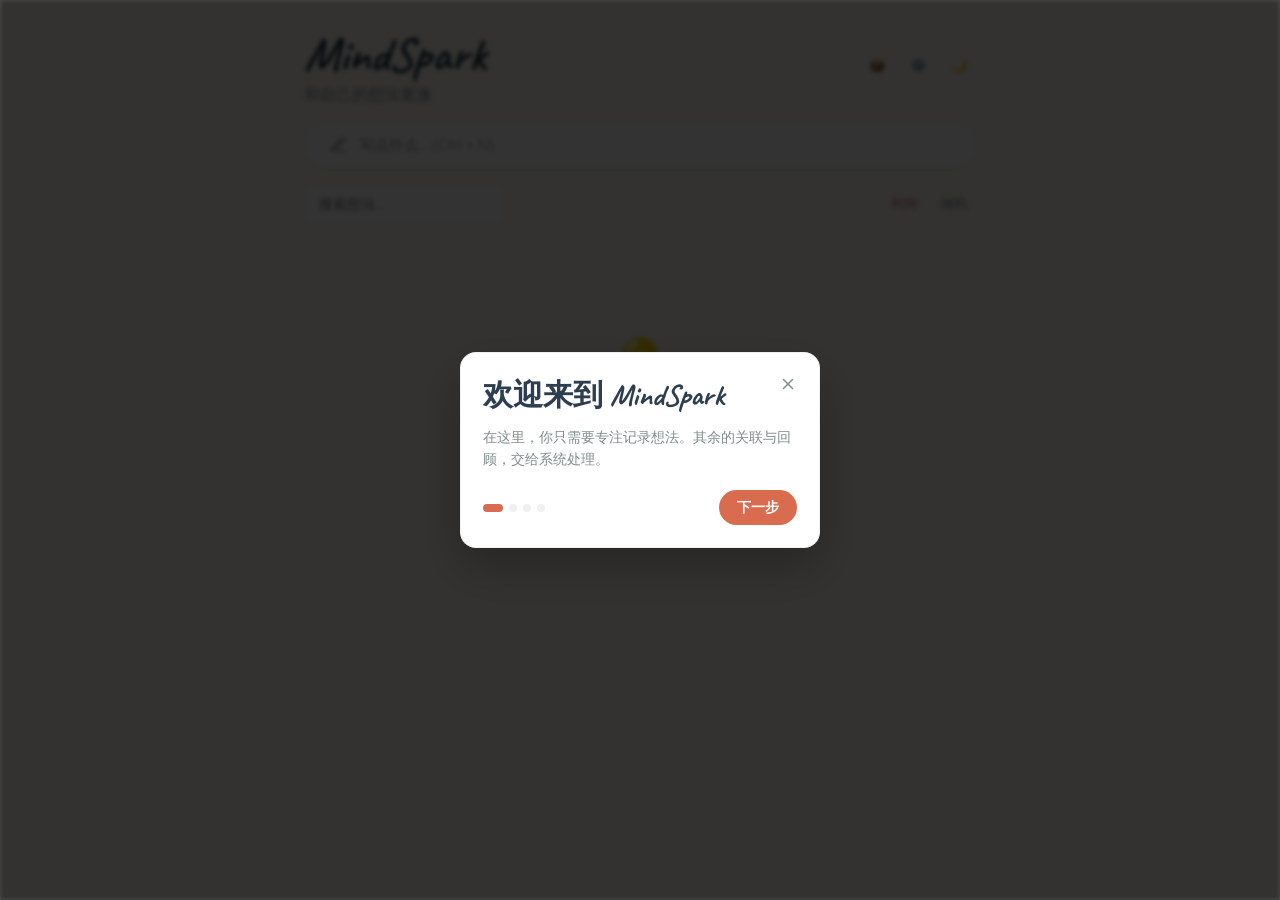
<file: index.html>
<!DOCTYPE html>
<html lang="zh-CN">

<head>
    <meta charset="UTF-8">
    <meta name="viewport" content="width=device-width, initial-scale=1.0">
    <title>MindSpark Lite</title>
    <meta name="description" content="MindSpark - 和自己的想法重逢。一个简洁的 AI 辅助想法管理工具。">
    <link rel="preconnect" href="https://fonts.googleapis.com">
    <link rel="preconnect" href="https://fonts.gstatic.com" crossorigin>
    <link
        href="https://fonts.googleapis.com/css2?family=Caveat:wght@400;700&family=Quicksand:wght@400;500;600&display=swap"
        rel="stylesheet">
    <link rel="stylesheet" href="mindspark_lite.css">
</head>

<body>
    <div class="container">
        <!-- Sticky Header -->
        <div class="sticky-header">
            <header>
                <div style="display:flex; align-items:center; gap:12px;">
                    <div>
                        <h1>MindSpark</h1>
                        <div class="subtitle">和自己的想法重逢</div>
                    </div>
                </div>
                <div style="display:flex; gap:8px;">
                    <button onclick="toggleArchiveView()" id="archiveToggleBtn" title="归档">📦</button>
                    <button onclick="openSettings()" id="settingsBtn" title="设置">⚙️</button>
                    <button onclick="toggleTheme()" id="themeBtn" title="切换主题">🌙</button>
                </div>
            </header>

            <!-- Trigger Bar -->
            <div class="input-trigger" onclick="openNoteModal()" id="note-input-area">
                <svg width="18" height="18" viewBox="0 0 24 24" fill="none" stroke="currentColor" stroke-width="2"
                    stroke-linecap="round" stroke-linejoin="round">
                    <path d="M12 20h9"></path>
                    <path d="M16.5 3.5a2.121 2.121 0 0 1 3 3L7 19l-4 1 1-4L16.5 3.5z"></path>
                </svg>
                <span style="font-size: 15px;">写点什么... (Ctrl + N)</span>
            </div>

            <div class="controls">
                <input type="text" id="searchInput" placeholder="搜索想法..." style="max-width: 200px; margin-bottom:0;">
                <div style="display:flex; gap:8px;">
                    <button onclick="setSort('time')" id="sortTimeBtn" style="color:var(--accent)">时间</button>
                    <button onclick="setSort('random')" id="sortRandomBtn">随机</button>
                </div>
            </div>
        </div>

        <div id="noteList" class="note-list"></div>
        <div id="emptyState" class="empty-state" style="display:none">
            <div class="empty-icon">💡</div>
            <div class="empty-title">还没有任何想法</div>
            <div class="empty-desc">点击上方的输入框，写下你的第一个灵感吧</div>
        </div>

        <!-- Load More Button -->
        <div id="loadMoreContainer" style="text-align: center; margin-top:20px;">
            <button id="loadMoreBtn" class="secondary-btn" style="display:none;" onclick="loadMoreNotes()">加载更多</button>
        </div>

        <!-- Note Stats Footer -->
        <div id="noteStats" class="note-stats"></div>
    </div>

    <!-- Note Create Modal -->
    <div id="noteModal" class="modal-overlay" onclick="closeNoteModal()">
        <div class="modal-box" onclick="event.stopPropagation()">
            <div class="modal-header">
                <h3 class="modal-title">新想法</h3>
                <button onclick="closeNoteModal()">
                    <svg width="20" height="20" viewBox="0 0 24 24" fill="none" stroke="currentColor" stroke-width="2"
                        stroke-linecap="round" stroke-linejoin="round">
                        <line x1="18" y1="6" x2="6" y2="18"></line>
                        <line x1="6" y1="6" x2="18" y2="18"></line>
                    </svg>
                </button>
            </div>

            <div class="source-picker">
                <div class="source-tabs">
                    <button type="button" class="source-tab active" data-source-type="none"
                        onclick="setSourceType('none')">无来源</button>
                    <button type="button" class="source-tab" data-source-type="url"
                        onclick="setSourceType('url')">链接</button>
                    <button type="button" class="source-tab" data-source-type="image"
                        onclick="setSourceType('image')">图片</button>
                    <button type="button" class="source-tab" data-source-type="text"
                        onclick="setSourceType('text')">文字</button>
                </div>

                <div id="sourceUrlGroup" class="source-panel" style="display:none;">
                    <input type="text" id="sourceUrlInput" placeholder="粘贴链接...">
                </div>

                <div id="sourceImageGroup" class="source-panel" style="display:none;">
                    <label class="source-dropzone" for="sourceImageInput" id="sourceDropzone">
                        <span>点击上传图片，或在输入框中 Ctrl+V 粘贴截图</span>
                    </label>
                    <input type="file" id="sourceImageInput" accept="image/*" style="display:none;"
                        onchange="handleSourceImageSelect(event)">
                    <div id="sourcePreview" class="source-preview" style="display:none;"></div>
                </div>

                <div id="sourceTextGroup" class="source-panel" style="display:none;">
                    <input type="text" id="sourceTextInput" placeholder="如：某本书第 X 页、与朋友聊天时...">
                </div>
            </div>

            <textarea id="noteInput" class="modal-textarea" placeholder="写点什么..."></textarea>

            <div style="display: flex; justify-content: flex-end; gap: 12px; align-items: center;">
                <span id="charCount" style="font-size: 13px; color: var(--text-secondary);">0 字</span>
                <button class="primary-btn" onclick="saveNote()" id="saveBtn">
                    保存 (Ctrl+Enter)
                </button>
            </div>
        </div>
    </div>

    <!-- Note Detail Modal -->
    <div id="detailModal" class="modal-overlay" onclick="closeDetailModal()">
        <div class="modal-box detail-modal-box" onclick="event.stopPropagation()">
            <!-- Detail Header -->
            <div class="detail-header">
                <div id="detailTime" class="detail-time"></div>
                <div class="detail-actions">
                    <!-- Normal Mode Actions -->
                    <div id="detailNormalActions">
                        <div id="deleteConfirmGroup" style="display:none;">
                            <span style="font-size:14px; color:var(--danger);">确认删除？</span>
                            <button onclick="executeDeleteNote()" class="danger-small-btn">是</button>
                            <button onclick="cancelDeleteNote()" class="secondary-small-btn">否</button>
                        </div>
                        <button id="deleteBtn" onclick="confirmDeleteNote()" title="删除" class="icon-btn">
                            <svg width="18" height="18" viewBox="0 0 24 24" fill="none" stroke="currentColor"
                                stroke-width="2" stroke-linecap="round" stroke-linejoin="round">
                                <path d="M3 6h18"></path>
                                <path
                                    d="M19 6v14a2 2 0 0 1-2 2H7a2 2 0 0 1-2-2V6m3 0V4a2 2 0 0 1 2-2h4a2 2 0 0 1 2 2v2">
                                </path>
                            </svg>
                        </button>
                        <button id="archiveBtn" onclick="toggleArchiveNote()" title="归档" class="icon-btn">
                            <svg width="18" height="18" viewBox="0 0 24 24" fill="none" stroke="currentColor"
                                stroke-width="2" stroke-linecap="round" stroke-linejoin="round">
                                <polyline points="21 8 21 21 3 21 3 8"></polyline>
                                <rect x="1" y="3" width="22" height="5"></rect>
                                <line x1="10" y1="12" x2="14" y2="12"></line>
                            </svg>
                        </button>
                        <button onclick="startEditNote()" title="编辑" class="icon-btn">
                            <svg width="18" height="18" viewBox="0 0 24 24" fill="none" stroke="currentColor"
                                stroke-width="2" stroke-linecap="round" stroke-linejoin="round">
                                <path d="M11 4H4a2 2 0 0 0-2 2v14a2 2 0 0 0 2 2h14a2 2 0 0 0 2-2v-7"></path>
                                <path d="M18.5 2.5a2.121 2.121 0 0 1 3 3L12 15l-4 1 1-4 9.5-9.5z"></path>
                            </svg>
                        </button>
                    </div>
                    <!-- Edit Mode Actions -->
                    <div id="detailEditActions" style="display:none;">
                        <button onclick="cancelEditNote()" class="secondary-btn" style="font-size:14px;">取消</button>
                        <button onclick="saveEditNote()" class="primary-btn" id="editSaveBtn"
                            style="font-size:14px; padding:6px 16px;">完成</button>
                    </div>
                    <button onclick="closeDetailModal()" title="关闭" class="icon-btn" style="margin-left:12px;">
                        <svg width="20" height="20" viewBox="0 0 24 24" fill="none" stroke="currentColor"
                            stroke-width="2" stroke-linecap="round" stroke-linejoin="round">
                            <line x1="18" y1="6" x2="6" y2="18"></line>
                            <line x1="6" y1="6" x2="18" y2="18"></line>
                        </svg>
                    </button>
                </div>
            </div>

            <!-- Detail Content -->
            <div class="detail-content">
                <div id="detailSource" class="detail-source" style="display:none;"></div>
                <div id="detailViewContent" class="detail-view-content"></div>
                <textarea id="detailEditContent" class="detail-edit-textarea" style="display:none;"></textarea>

                <!-- Related Notes Section -->
                <div id="detailRelated" class="detail-related">
                    <h4 class="detail-related-title">✨ 相关想法</h4>
                    <div id="detailRelatedList"></div>
                </div>
            </div>
        </div>
    </div>

    <!-- Settings Modal -->
    <div id="settingsModal" class="modal-overlay" onclick="closeSettings()">
        <div class="modal-box" onclick="event.stopPropagation()">
            <div class="modal-header">
                <h3 class="modal-title">设置</h3>
                <button onclick="closeSettings()">
                    <svg width="20" height="20" viewBox="0 0 24 24" fill="none" stroke="currentColor" stroke-width="2"
                        stroke-linecap="round" stroke-linejoin="round">
                        <line x1="18" y1="6" x2="6" y2="18"></line>
                        <line x1="6" y1="6" x2="18" y2="18"></line>
                    </svg>
                </button>
            </div>

            <div class="form-group">
                <label class="form-label">AI 提供商</label>
                <div style="font-size:13px; color:var(--text-secondary); margin-bottom:12px;">
                    选择预设或自定义 API 配置。新笔记会自动嵌入向量。
                </div>

                <label class="form-label">选择供应商</label>
                <select id="providerSelect" onchange="onProviderChange()" class="form-select">
                    <option value="custom">自定义</option>
                    <option value="openai">OpenAI</option>
                    <option value="gemini">Google Gemini</option>
                    <option value="deepseek">DeepSeek</option>
                    <option value="siliconflow">SiliconFlow (硅基流动)</option>
                </select>
            </div>

            <div class="form-group">
                <label class="form-label">API Base URL</label>
                <input type="text" id="apiBaseUrl" placeholder="https://api.openai.com/v1"
                    value="https://api.openai.com/v1">
            </div>

            <div class="form-group">
                <label class="form-label">API Key</label>
                <input type="password" id="apiKey" placeholder="sk-...">
            </div>

            <div class="form-group">
                <label class="form-label">Embedding Model</label>
                <input type="text" id="apiModel" placeholder="text-embedding-3-small" value="text-embedding-3-small">
            </div>

            <div style="display:flex; justify-content:flex-end; gap:8px;">
                <button class="secondary-btn" onclick="closeSettings()">取消</button>
                <button class="secondary-btn" onclick="testApiConnection()">测试连接</button>
                <button class="primary-btn" onclick="saveSettings()">保存配置</button>
            </div>

            <hr class="divider">

            <div style="display:flex; justify-content:space-between; align-items:center; margin-bottom:12px;">
                <span style="font-size:14px; font-weight:600;">数据备份与恢复</span>
                <div style="display:flex; gap:8px; flex-wrap:wrap;">
                    <button class="secondary-btn" onclick="exportData()">导出 JSON</button>
                    <button class="secondary-btn" onclick="exportMarkdown()">导出 MD</button>
                    <button class="secondary-btn" onclick="document.getElementById('importFile').click()">导入
                        JSON</button>
                    <button class="secondary-btn" onclick="document.getElementById('importMdFile').click()">导入
                        MD</button>
                    <input type="file" id="importFile" accept=".json" style="display:none" onchange="importData(event)">
                    <input type="file" id="importMdFile" accept=".md,.markdown,.txt" style="display:none" multiple
                        onchange="importMdFiles(event)">
                </div>
            </div>

            <hr class="divider">

            <div style="display:flex; justify-content:space-between; align-items:center;">
                <span style="font-size:14px; font-weight:600;">处理旧笔记向量</span>
                <button class="secondary-btn" onclick="processAllNotes()" id="processBtn">开始处理</button>
            </div>
            <div id="processStatus" style="font-size:12px; color:var(--text-secondary); margin-top:8px;"></div>
        </div>
    </div>

    <!-- Onboarding Modal -->
    <div id="onboardingModal" class="modal-overlay">
        <div class="onboarding-backdrop" onclick="skipOnboarding()"></div>
        <div class="onboarding-card">
            <button onclick="skipOnboarding()" class="onboarding-close">
                <svg width="18" height="18" viewBox="0 0 24 24" fill="none" stroke="currentColor" stroke-width="2"
                    stroke-linecap="round" stroke-linejoin="round">
                    <line x1="18" y1="6" x2="6" y2="18"></line>
                    <line x1="6" y1="6" x2="18" y2="18"></line>
                </svg>
            </button>
            <h3 id="onboardingTitle" class="onboarding-title"></h3>
            <p id="onboardingContent" class="onboarding-content"></p>
            <div class="onboarding-footer">
                <div id="onboardingDots" class="onboarding-dots"></div>
                <button id="onboardingNextBtn" onclick="nextOnboardingStep()" class="primary-btn"
                    style="padding:8px 18px; font-size:14px;"></button>
            </div>
        </div>
    </div>

    <!-- Toast Container -->
    <div id="toastContainer" class="toast-container"></div>

    <script src="script.js"></script>
</body>

</html>
</file>
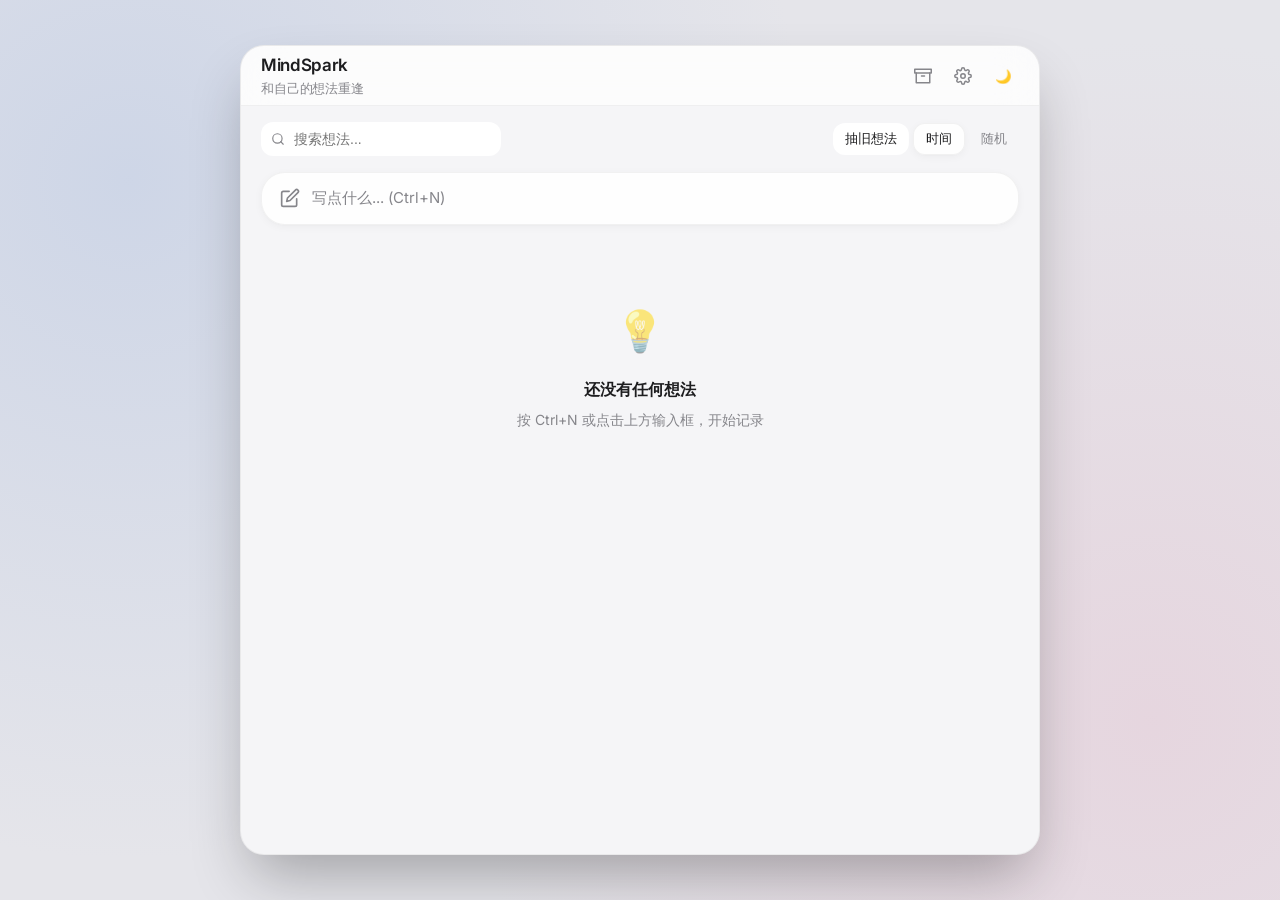
<file: desktop-dist/index.html>
<!DOCTYPE html>
<html lang="zh-CN">

<head>
    <meta charset="UTF-8">
    <meta name="viewport" content="width=device-width, initial-scale=1.0, maximum-scale=1.0, user-scalable=no">
    <title>MindSpark</title>
    <meta name="description" content="MindSpark - A sleek native-feeling ideation tool.">
    <!-- Google Fonts -->
    <link rel="preconnect" href="https://fonts.googleapis.com">
    <link rel="preconnect" href="https://fonts.gstatic.com" crossorigin>
    <link href="https://fonts.googleapis.com/css2?family=Inter:wght@400;500;600&display=swap" rel="stylesheet">
    <link rel="stylesheet" href="mindspark_lite.css">
</head>

<body>
    <div class="app-wrapper">
        <!-- App Header (Native feeling) -->
        <header class="app-header">
            <div class="header-left">
                <div>
                    <h1 class="header-title">MindSpark</h1>
                    <div class="header-subtitle subtitle">和自己的想法重逢</div>
                </div>
            </div>
            <div class="header-actions">
                <button onclick="toggleArchiveView()" id="archiveToggleBtn" class="icon-btn" title="归档">
                    <svg width="18" height="18" viewBox="0 0 24 24" fill="none" stroke="currentColor" stroke-width="2" stroke-linecap="round" stroke-linejoin="round"><polyline points="21 8 21 21 3 21 3 8"></polyline><rect x="1" y="3" width="22" height="5"></rect><line x1="10" y1="12" x2="14" y2="12"></line></svg>
                </button>
                <button onclick="openSettings()" id="settingsBtn" class="icon-btn" title="设置">
                    <svg width="18" height="18" viewBox="0 0 24 24" fill="none" stroke="currentColor" stroke-width="2" stroke-linecap="round" stroke-linejoin="round"><circle cx="12" cy="12" r="3"></circle><path d="M19.4 15a1.65 1.65 0 0 0 .33 1.82l.06.06a2 2 0 0 1 0 2.83 2 2 0 0 1-2.83 0l-.06-.06a1.65 1.65 0 0 0-1.82-.33 1.65 1.65 0 0 0-1 1.51V21a2 2 0 0 1-2 2 2 2 0 0 1-2-2v-.09A1.65 1.65 0 0 0 9 19.4a1.65 1.65 0 0 0-1.82.33l-.06.06a2 2 0 0 1-2.83 0 2 2 0 0 1 0-2.83l.06-.06a1.65 1.65 0 0 0 .33-1.82 1.65 1.65 0 0 0-1.51-1H3a2 2 0 0 1-2-2 2 2 0 0 1 2-2h.09A1.65 1.65 0 0 0 4.6 9a1.65 1.65 0 0 0-.33-1.82l-.06-.06a2 2 0 0 1 0-2.83 2 2 0 0 1 2.83 0l.06.06a1.65 1.65 0 0 0 1.82.33H9a1.65 1.65 0 0 0 1-1.51V3a2 2 0 0 1 2-2 2 2 0 0 1 2 2v.09a1.65 1.65 0 0 0 1 1.51 1.65 1.65 0 0 0 1.82-.33l.06-.06a2 2 0 0 1 2.83 0 2 2 0 0 1 0 2.83l-.06.06a1.65 1.65 0 0 0-.33 1.82V9a1.65 1.65 0 0 0 1.51 1H21a2 2 0 0 1 2 2 2 2 0 0 1-2 2h-.09a1.65 1.65 0 0 0-1.51 1z"></path></svg>
                </button>
                <button onclick="toggleTheme()" id="themeBtn" class="icon-btn" title="切换主题">🌙</button>
            </div>
        </header>

        <!-- Toolbar (Search & Sort) -->
        <div class="toolbar">
            <div class="search-container">
                <svg class="search-icon" width="14" height="14" viewBox="0 0 24 24" fill="none" stroke="currentColor" stroke-width="2" stroke-linecap="round" stroke-linejoin="round"><circle cx="11" cy="11" r="8"></circle><line x1="21" y1="21" x2="16.65" y2="16.65"></line></svg>
                <input type="text" id="searchInput" class="search-input" placeholder="搜索想法...">
            </div>
            <div class="toolbar-filters">
                <button onclick="drawRandomOldNote()" id="drawOldNoteBtn" class="secondary-btn" style="padding: 6px 12px; font-size: 13px;">抽旧想法</button>
                <button onclick="setSort('time')" id="sortTimeBtn" class="filter-btn active">时间</button>
                <button onclick="setSort('random')" id="sortRandomBtn" class="filter-btn">随机</button>
            </div>
        </div>

        <!-- Input Trigger -->
        <div class="input-trigger-container">
            <div class="input-trigger" onclick="openNoteModal()" id="note-input-area">
                <svg width="20" height="20" viewBox="0 0 24 24" fill="none" stroke="currentColor" stroke-width="2" stroke-linecap="round" stroke-linejoin="round"><path d="M11 4H4a2 2 0 0 0-2 2v14a2 2 0 0 0 2 2h14a2 2 0 0 0 2-2v-7"></path><path d="M18.5 2.5a2.121 2.121 0 0 1 3 3L12 15l-4 1 1-4 9.5-9.5z"></path></svg>
                <span>写点什么... (Ctrl+N)</span>
            </div>
        </div>

        <!-- Main Workspace -->
        <div class="main-content">
            <div id="noteList" class="note-list"></div>
            
            <div id="emptyState" class="empty-state" style="display:none">
                <div class="empty-icon">💡</div>
                <div class="empty-title">还没有任何想法</div>
                <div class="empty-desc">按 Ctrl+N 或点击上方输入框，开始记录</div>
            </div>

            <!-- Stats & Load More -->
            <div id="loadMoreContainer">
                <button id="loadMoreBtn" class="secondary-btn" style="display:none;" onclick="loadMoreNotes()">加载更多</button>
            </div>
            <div id="noteStats" class="note-stats"></div>
        </div>
    </div>

    <!-- Modals Overlay -->
    <!-- 1. Note Form Modal -->
    <div id="noteModal" class="modal-overlay" onclick="closeNoteModal()">
        <div class="modal-box" onclick="event.stopPropagation()">
            <div class="modal-header">
                <h3 class="modal-title" id="noteModalTitle">新想法</h3>
                <button onclick="closeNoteModal()" class="icon-btn">
                    <svg width="18" height="18" viewBox="0 0 24 24" fill="none" stroke="currentColor" stroke-width="2" stroke-linecap="round" stroke-linejoin="round"><line x1="18" y1="6" x2="6" y2="18"></line><line x1="6" y1="6" x2="18" y2="18"></line></svg>
                </button>
            </div>
            <div class="modal-body">
                <div id="noteModalHint" style="display:none; margin-bottom:12px; padding:10px 12px; border-radius:12px; background:var(--surface-secondary); color:var(--text-secondary); font-size:13px;"></div>
                <div class="unified-source-picker">
                    <div class="unified-input-wrapper" id="unifiedInputWrapper">
                        <div class="unified-icon-box">
                            <svg width="16" height="16" viewBox="0 0 24 24" fill="none" stroke="currentColor" stroke-width="2" stroke-linecap="round" stroke-linejoin="round"><path d="M21.44 11.05l-9.19 9.19a6 6 0 0 1-8.49-8.49l9.19-9.19a4 4 0 0 1 5.66 5.66l-9.2 9.19a2 2 0 0 1-2.83-2.83l8.49-8.48"></path></svg>
                        </div>
                        <input type="text" id="unifiedSourceInput" placeholder="附加来源 (粘贴链接、出处文字、或 Ctrl+V 图片)...">
                        <button class="image-upload-trigger" onclick="document.getElementById('unifiedImageInput').click()" title="选择图片">
                            <svg width="14" height="14" viewBox="0 0 24 24" fill="none" stroke="currentColor" stroke-width="2" stroke-linecap="round" stroke-linejoin="round"><rect x="3" y="3" width="18" height="18" rx="2" ry="2"></rect><circle cx="8.5" cy="8.5" r="1.5"></circle><polyline points="21 15 16 10 5 21"></polyline></svg>
                        </button>
                        <input type="file" id="unifiedImageInput" accept="image/*" style="display:none;" onchange="handleUnifiedImageSelect(event)">
                    </div>
                    <div id="unifiedSourcePreview" class="unified-source-preview" style="display:none;"></div>
                </div>

                <textarea id="noteInput" class="modal-textarea" placeholder="写点什么..."></textarea>
            </div>
            <div class="modal-footer">
                <span id="charCount" style="font-size: 13px; color: var(--text-secondary); margin-right: auto;">0 字</span>
                <button class="secondary-btn" onclick="closeNoteModal()">取消</button>
                <button class="primary-btn" onclick="saveNote()" id="saveBtn">保存</button>
            </div>
        </div>
    </div>

    <!-- 2. Detail & Edit Modal -->
    <div id="detailModal" class="modal-overlay" onclick="closeDetailModal()">
        <div class="modal-box detail-modal-box" onclick="event.stopPropagation()">
            <div class="modal-header">
                <div id="detailTime" class="detail-time"></div>
                <div style="display:flex; gap:8px;">
                    <!-- Normal Actions -->
                    <div id="detailNormalActions" style="display:flex; gap:4px; align-items:center;">
                        <button id="deleteBtn" onclick="requestDeleteCurrentNote()" title="删除" class="icon-btn">
                            <svg width="16" height="16" viewBox="0 0 24 24" fill="none" stroke="currentColor" stroke-width="2" stroke-linecap="round" stroke-linejoin="round"><polyline points="3 6 5 6 21 6"></polyline><path d="M19 6v14a2 2 0 0 1-2 2H7a2 2 0 0 1-2-2V6m3 0V4a2 2 0 0 1 2-2h4a2 2 0 0 1 2 2v2"></path></svg>
                        </button>
                        <button id="archiveBtn" onclick="toggleArchiveNote()" title="归档" class="icon-btn">
                            <svg width="16" height="16" viewBox="0 0 24 24" fill="none" stroke="currentColor" stroke-width="2" stroke-linecap="round" stroke-linejoin="round"><polyline points="21 8 21 21 3 21 3 8"></polyline><rect x="1" y="3" width="22" height="5"></rect><line x1="10" y1="12" x2="14" y2="12"></line></svg>
                        </button>
                        <button onclick="startContinueThinking()" title="继续思考" class="secondary-btn" style="padding:6px 10px; font-size:12px;">
                            继续思考
                        </button>
                        <button onclick="startEditNote()" title="编辑" class="icon-btn">
                            <svg width="16" height="16" viewBox="0 0 24 24" fill="none" stroke="currentColor" stroke-width="2" stroke-linecap="round" stroke-linejoin="round"><path d="M11 4H4a2 2 0 0 0-2 2v14a2 2 0 0 0 2 2h14a2 2 0 0 0 2-2v-7"></path><path d="M18.5 2.5a2.121 2.121 0 0 1 3 3L12 15l-4 1 1-4 9.5-9.5z"></path></svg>
                        </button>
                    </div>
                    <!-- Edit Actions -->
                    <div id="detailEditActions" style="display:none; gap:8px;">
                        <button onclick="cancelEditNote()" class="secondary-btn">取消</button>
                        <button onclick="saveEditNote()" class="primary-btn" id="editSaveBtn">完成保存</button>
                    </div>
                    <button onclick="closeDetailModal()" class="icon-btn" style="margin-left: 12px;">
                        <svg width="18" height="18" viewBox="0 0 24 24" fill="none" stroke="currentColor" stroke-width="2" stroke-linecap="round" stroke-linejoin="round"><line x1="18" y1="6" x2="6" y2="18"></line><line x1="6" y1="6" x2="18" y2="18"></line></svg>
                    </button>
                </div>
            </div>
            <div class="modal-body">
                <div id="detailSource" class="detail-source" style="display:none;"></div>
                <div id="detailViewContent" class="detail-view-content"></div>
                <textarea id="detailEditContent" class="detail-edit-textarea" style="display:none;"></textarea>

                <div id="detailRelated" class="detail-related">
                    <div class="detail-related-title">
                        <svg width="16" height="16" viewBox="0 0 24 24" fill="none" stroke="currentColor" stroke-width="2" stroke-linecap="round" stroke-linejoin="round"><path d="M13 2L3 14h9l-1 8 10-12h-9l1-8z"></path></svg>
                        相关联的想法
                    </div>
                    <div id="detailRelatedList"></div>
                </div>
            </div>
        </div>
    </div>

    <!-- 3. Settings Modal -->
    <div id="settingsModal" class="modal-overlay" onclick="closeSettings()">
        <div class="modal-box" onclick="event.stopPropagation()">
            <div class="modal-header">
                <h3 class="modal-title">设置偏好</h3>
                <button onclick="closeSettings()" class="icon-btn">
                    <svg width="18" height="18" viewBox="0 0 24 24" fill="none" stroke="currentColor" stroke-width="2" stroke-linecap="round" stroke-linejoin="round"><line x1="18" y1="6" x2="6" y2="18"></line><line x1="6" y1="6" x2="18" y2="18"></line></svg>
                </button>
            </div>
            <div class="modal-body">
                <div class="form-group">
                    <label class="form-label">AI 向量引擎</label>
                    <div style="font-size:13px; color:var(--text-secondary); margin-bottom:12px;">
                        配置 AI 后，新建的想法会自动生成语义向量，用于自动推荐相关联或过往相似的想法。
                    </div>
                    <select id="providerSelect" onchange="onProviderChange()" class="form-select">
                        <option value="custom">自定义 (Custom)</option>
                        <option value="openai">OpenAI</option>
                        <option value="gemini">Google Gemini</option>
                        <option value="deepseek">DeepSeek</option>
                        <option value="siliconflow">SiliconFlow (硅基流动)</option>
                    </select>
                </div>

                <div class="form-group">
                    <label class="form-label">API Base URL</label>
                    <input type="text" id="apiBaseUrl" placeholder="https://api.openai.com/v1">
                </div>

                <div class="form-group">
                    <label class="form-label">API Key</label>
                    <input type="password" id="apiKey" placeholder="sk-...">
                </div>

                <div class="form-group">
                    <label class="form-label">Embedding Model</label>
                    <input type="text" id="apiModel" placeholder="text-embedding-3-small">
                </div>

                <div style="display:flex; justify-content:flex-end; gap:8px;">
                    <button class="secondary-btn" onclick="testApiConnection()">测试连接</button>
                </div>

                <hr class="divider">

                <div class="form-group">
                    <div style="display:flex; justify-content:space-between; align-items:center; margin-bottom:12px;">
                        <span class="form-label" style="margin-bottom:0;">数据备份与恢复</span>
                        <div style="display:flex; gap:8px; flex-wrap:wrap;">
                            <button class="secondary-btn" onclick="exportData()" style="padding:4px 10px; font-size:12px;">导出 JSON</button>
                            <button class="secondary-btn" onclick="exportMarkdown()" style="padding:4px 10px; font-size:12px;">导出 MD</button>
                            <button class="secondary-btn" onclick="document.getElementById('importFile').click()" style="padding:4px 10px; font-size:12px;">导入 JSON</button>
                            <button class="secondary-btn" onclick="document.getElementById('importMdFile').click()" style="padding:4px 10px; font-size:12px;">导入 MD</button>
                        </div>
                    </div>
                    <input type="file" id="importFile" accept=".json" style="display:none" onchange="importData(event)">
                    <input type="file" id="importMdFile" accept=".md,.markdown,.txt" style="display:none" multiple onchange="importMdFiles(event)">
                </div>

                <hr class="divider">

                <div style="display:flex; justify-content:space-between; align-items:center;">
                    <div style="font-size:14px; font-weight:500; color:var(--text-primary);">处理旧想法向量</div>
                    <button class="primary-btn" onclick="processAllNotes()" id="processBtn" style="padding:6px 12px; font-size:13px;">一键生成补全</button>
                </div>
                <div id="processStatus" style="font-size:12px; color:var(--text-secondary); margin-top:8px;"></div>

            </div>
            <div class="modal-footer">
                <button class="secondary-btn" onclick="closeSettings()">取消</button>
                <button class="primary-btn" onclick="saveSettings()">保存配置</button>
            </div>
        </div>
    </div>

    <script src="desktop_bridge.js"></script>
    <script src="script.js"></script>
</body>

</html>
</file>
<file: mindspark_lite.css>
:root {
    --bg-primary: #FDF8F2;
    --bg-card: #FFFFFF;
    --bg-input: #FFFFFF;
    --text-primary: #2C3E4F;
    --text-secondary: #7F8C8D;
    --border: rgba(149, 157, 165, 0.15);
    --accent: #D96C4E;
    --text-on-accent: #FFFFFF;
    --bg-card-hover: #FEF5EC;
    --font-base: "Quicksand", sans-serif;
    --font-handwritten: "Caveat", cursive;
    --shadow-soft: 0 15px 35px -8px rgba(60, 45, 35, 0.15);
    --shadow-modal: 0 20px 50px rgba(0, 0, 0, 0.2);
    --danger: #DC2626;
    --success: #16A34A;
    --info: #2563EB;
}

[data-theme='dark'] {
    --bg-primary: #1E2B32;
    --bg-card: #2A3A44;
    --bg-input: #333333;
    --text-primary: #E5E9F0;
    --text-secondary: #A0B3C2;
    --border: #3A4A54;
    --accent: #E69A7C;
    --text-on-accent: #1E2B32;
    --bg-card-hover: #2F414D;
    --shadow-soft: 0 15px 35px -8px rgba(0, 0, 0, 0.4);
    --danger: #EF4444;
    --success: #22C55E;
    --info: #60A5FA;
}

* {
    box-sizing: border-box;
}

body {
    margin: 0;
    font-family: var(--font-base);
    background: var(--bg-primary);
    color: var(--text-primary);
    transition: background 0.3s, color 0.3s;
}

:where(.container, .sticky-header, header, .modal-box, .detail-header, .detail-content, .note-stats, .empty-state, .note-card, .input-trigger, .source-badge, .source-tab, .related-note, .onboarding-card, .detail-source) {
    transition: background-color 0.3s, color 0.3s, border-color 0.3s;
}

:where(input[type="text"], input[type="password"], input[type="search"], input[type="number"], .form-select, .modal-textarea, .detail-edit-textarea, .secondary-small-btn, .secondary-btn, .source-dropzone, .source-preview) {
    transition: background-color 0.3s, color 0.3s, border-color 0.3s;
}

.container {
    max-width: 720px;
    margin: 0 auto;
    padding: 0 24px 48px;
    min-height: 100vh;
    display: flex;
    flex-direction: column;
    gap: 24px;
}

.sticky-header {
    position: sticky;
    top: 0;
    background: var(--bg-primary);
    z-index: 20;
    display: flex;
    flex-direction: column;
    gap: 16px;
    /* 内部元素间距 */
    padding: 24px 0 0;
    /* 顶部留白 24px，底部不留 */
}


header {
    display: flex;
    justify-content: space-between;
    align-items: center;
    position: sticky;
    top: 0;
    background: var(--bg-primary);
    padding: 0;
    margin-top: 0;
    z-index: 10;
}

h1 {
    font-family: var(--font-handwritten);
    font-size: 3rem;
    margin: 0;
}

.subtitle {
    color: var(--text-secondary);
    font-size: 1rem;
}

button {
    background: transparent;
    border: none;
    color: var(--text-secondary);
    cursor: pointer;
    font-family: inherit;
    padding: 8px;
    border-radius: 8px;
    transition: all 0.2s;
    display: flex;
    align-items: center;
    justify-content: center;
}

button:hover {
    background: var(--bg-card-hover);
}

/* --- Input Trigger --- */
.input-trigger {
    width: 100%;
    background: var(--bg-card);
    border: 1px solid var(--border);
    border-radius: 999px;
    padding: 12px 24px;
    cursor: pointer;
    display: flex;
    align-items: center;
    gap: 12px;
    color: var(--text-secondary);
    transition: all 0.2s ease;
    box-shadow: 0 2px 8px rgba(0, 0, 0, 0.02);
    margin-bottom: 0;
}

.input-trigger:hover {
    transform: translateY(-2px);
    box-shadow: var(--shadow-soft);
}

/* --- Controls --- */
.controls {
    display: flex;
    justify-content: space-between;
    align-items: center;
    margin-bottom: 0;
}

/* --- Note List --- */
.note-list {
    display: flex;
    flex-direction: column;
    gap: 12px;
}

.note-card {
    background: var(--bg-card);
    border: 1px solid var(--border);
    border-radius: 16px;
    padding: 16px;
    cursor: pointer;
    transition: all 0.25s ease;
    position: relative;
    animation: fadeInUp 0.3s ease-out;
}

.note-card:hover {
    box-shadow: var(--shadow-soft);
    border-color: rgba(63, 63, 70, 0.2);
    transform: translateY(-2px);
}

.note-content {
    white-space: pre-wrap;
    line-height: 1.6;
    display: -webkit-box;
    -webkit-line-clamp: 3;
    -webkit-box-orient: vertical;
    overflow: hidden;
    word-break: break-word;
}

.note-meta {
    margin-top: 8px;
    font-size: 0.85rem;
    color: var(--text-secondary);
    display: flex;
    justify-content: space-between;
    align-items: center;
}

.note-meta-left {
    display: flex;
    align-items: center;
    gap: 8px;
    min-width: 0;
}

.source-badge {
    display: inline-flex;
    align-items: center;
    gap: 4px;
    background: var(--bg-card-hover);
    border: 1px solid var(--border);
    border-radius: 999px;
    padding: 2px 8px;
    font-size: 12px;
    color: var(--text-secondary);
    white-space: nowrap;
}

.delete-btn {
    color: var(--text-secondary) !important;
    font-size: 0.85rem;
    padding: 4px 8px;
    opacity: 0;
    transition: opacity 0.2s;
}

.note-card:hover .delete-btn {
    opacity: 1;
}

.delete-btn.confirm {
    color: var(--danger) !important;
    opacity: 1;
}

/* --- Empty State --- */
.empty-state {
    text-align: center;
    color: var(--text-secondary);
    margin-top: 60px;
    animation: fadeIn 0.5s ease-out;
}

.empty-icon {
    font-size: 3rem;
    margin-bottom: 16px;
}

.empty-title {
    font-size: 1.2rem;
    font-weight: 600;
    color: var(--text-primary);
    margin-bottom: 8px;
}

.empty-desc {
    font-size: 0.9rem;
}

/* --- Note Stats --- */
.note-stats {
    text-align: center;
    font-size: 0.85rem;
    color: var(--text-secondary);
    padding: 12px 0;
}

/* --- Inputs --- */
input[type="text"],
input[type="password"],
input[type="search"],
input[type="number"] {
    padding: 10px 14px;
    border-radius: 10px;
    border: 1px solid var(--border);
    background: var(--bg-input);
    color: var(--text-primary);
    width: 100%;
    font-family: inherit;
    outline: none;
    font-size: 14px;
    transition: border-color 0.2s;
}

input:focus {
    border-color: var(--accent);
}

/* --- Select --- */
.form-select {
    width: 100%;
    padding: 10px 14px;
    border-radius: 10px;
    border: 1px solid var(--border);
    background: var(--bg-input);
    color: var(--text-primary);
    font-family: inherit;
    font-size: 14px;
    outline: none;
    cursor: pointer;
    appearance: none;
    -webkit-appearance: none;
    background-image: url("data:image/svg+xml,%3Csvg width='12' height='8' viewBox='0 0 12 8' fill='none' xmlns='http://www.w3.org/2000/svg'%3E%3Cpath d='M1 1.5L6 6.5L11 1.5' stroke='%237F8C8D' stroke-width='1.5' stroke-linecap='round' stroke-linejoin='round'/%3E%3C/svg%3E");
    background-repeat: no-repeat;
    background-position: right 14px center;
    padding-right: 36px;
    margin-bottom: 12px;
}

.form-select:focus {
    border-color: var(--accent);
}

/* --- Modals --- */
.modal-overlay {
    position: fixed;
    inset: 0;
    z-index: 100;
    background-color: rgba(0, 0, 0, 0.4);
    backdrop-filter: blur(2px);
    display: flex;
    align-items: center;
    justify-content: center;
    opacity: 0;
    pointer-events: none;
    transition: opacity 0.25s ease;
}

.modal-overlay.open {
    opacity: 1;
    pointer-events: auto;
}

.modal-box {
    width: min(720px, 92vw);
    background-color: var(--bg-card);
    border-radius: 24px;
    box-shadow: var(--shadow-modal);
    padding: 24px;
    position: relative;
    transform: translateY(-20px) scale(0.98);
    transition: transform 0.25s ease;
    max-height: 90vh;
    overflow-y: auto;
}

.modal-overlay.open .modal-box {
    transform: translateY(0) scale(1);
}

.modal-header {
    display: flex;
    justify-content: space-between;
    align-items: center;
    margin-bottom: 20px;
}

.modal-title {
    margin: 0;
    font-size: 1.2rem;
    font-weight: 600;
}

/* --- Note Create Modal --- */
.modal-textarea {
    width: 100%;
    resize: none;
    background-color: var(--bg-input);
    border: 1px solid var(--border);
    border-radius: 16px;
    padding: 16px;
    color: var(--text-primary);
    font-size: 18px;
    font-family: var(--font-base);
    line-height: 1.6;
    outline: none;
    margin-bottom: 16px;
    min-height: 150px;
    transition: border-color 0.2s;
}

.modal-textarea:focus {
    border-color: var(--accent);
}

.source-picker {
    margin-bottom: 12px;
}

.source-tabs {
    display: flex;
    gap: 8px;
    margin-bottom: 10px;
}

.source-tab {
    border: 1px solid var(--border);
    border-radius: 999px;
    padding: 6px 12px;
    color: var(--text-secondary);
    background: transparent;
}

.source-tab.active {
    border-color: var(--accent);
    color: var(--accent);
    background: var(--bg-card-hover);
}

.source-panel {
    margin-bottom: 10px;
}

.source-dropzone {
    border: 1px dashed var(--border);
    border-radius: 12px;
    padding: 12px;
    color: var(--text-secondary);
    text-align: center;
    cursor: pointer;
    display: block;
    background: var(--bg-input);
}

.source-dropzone:hover {
    border-color: var(--accent);
    color: var(--text-primary);
}

.source-preview {
    border: 1px solid var(--border);
    border-radius: 12px;
    padding: 10px;
    background: var(--bg-input);
}

.source-preview img {
    width: 100%;
    max-height: 220px;
    object-fit: contain;
    border-radius: 8px;
    margin-bottom: 8px;
}

/* --- Note Detail Modal --- */
.detail-modal-box {
    display: flex;
    flex-direction: column;
    max-height: 85vh;
    padding: 0;
    overflow: hidden;
}

.detail-header {
    padding: 20px 24px;
    border-bottom: 1px solid var(--border);
    display: flex;
    justify-content: space-between;
    align-items: center;
    flex-shrink: 0;
}

.detail-time {
    font-size: 14px;
    color: var(--text-secondary);
}

.detail-actions {
    display: flex;
    gap: 8px;
    align-items: center;
}

.detail-content {
    padding: 24px;
    overflow-y: auto;
    flex: 1;
}

.detail-view-content {
    font-size: 18px;
    line-height: 1.6;
    white-space: pre-wrap;
    word-break: break-word;
    color: var(--text-primary);
    cursor: text;
    min-height: 100px;
}

.detail-edit-textarea {
    width: 100%;
    resize: none;
    border: none;
    background: transparent;
    font-size: 18px;
    font-family: var(--font-base);
    line-height: 1.6;
    color: var(--text-primary);
    outline: none;
    min-height: 200px;
}

.detail-related {
    margin-top: 40px;
    padding-top: 20px;
    border-top: 1px solid var(--border);
}

.detail-related-title {
    margin: 0 0 16px;
    color: var(--text-secondary);
    font-size: 14px;
    font-weight: 500;
}

.related-note {
    font-size: 13px;
    padding: 12px;
    background: var(--bg-card-hover);
    border-radius: 12px;
    margin-bottom: 8px;
    color: var(--text-primary);
    line-height: 1.5;
    cursor: pointer;
    transition: all 0.2s;
    border: 1px solid transparent;
}

.related-note:hover {
    border-color: var(--border);
    transform: translateX(4px);
}

.related-similarity {
    font-size: 11px;
    color: var(--text-secondary);
    margin-top: 6px;
}

/* --- Icon Button --- */
.icon-btn {
    background: none;
    border: none;
    color: var(--text-secondary);
    cursor: pointer;
    padding: 6px;
    border-radius: 8px;
    display: flex;
    align-items: center;
}

.icon-btn:hover {
    background: var(--bg-card-hover);
}

.danger-small-btn {
    background: var(--danger);
    color: white !important;
    border: none;
    border-radius: 6px;
    padding: 4px 10px;
    cursor: pointer;
    font-size: 13px;
}

.secondary-small-btn {
    background: var(--bg-primary);
    border: 1px solid var(--border);
    border-radius: 6px;
    padding: 4px 10px;
    cursor: pointer;
    font-size: 13px;
    color: var(--text-primary);
}

/* --- Buttons --- */
.primary-btn {
    background: var(--accent);
    color: var(--text-on-accent) !important;
    border: none;
    border-radius: 999px;
    padding: 10px 24px;
    font-weight: 700;
    cursor: pointer;
    display: flex;
    align-items: center;
    gap: 8px;
    transition: all 0.2s;
}

.primary-btn:hover {
    opacity: 0.9;
    background: var(--accent);
    transform: translateY(-1px);
}

.primary-btn:disabled {
    opacity: 0.6;
    cursor: not-allowed;
    transform: none;
}

.secondary-btn {
    background: transparent;
    border: 1px solid var(--border);
    color: var(--text-secondary);
    border-radius: 999px;
    padding: 8px 16px;
    font-size: 13px;
    transition: all 0.2s;
}

.secondary-btn:hover {
    background: var(--bg-card-hover);
}

/* --- Settings Form --- */
.form-group {
    margin-bottom: 16px;
}

.form-label {
    display: block;
    font-size: 13px;
    margin-bottom: 6px;
    color: var(--text-secondary);
    font-weight: 500;
}

hr.divider {
    border: 0;
    border-top: 1px solid var(--border);
    margin: 20px 0;
}

/* --- Toggle Switch --- */
.toggle-switch {
    position: relative;
    display: inline-block;
    width: 44px;
    height: 24px;
}

.toggle-switch input {
    opacity: 0;
    width: 0;
    height: 0;
}

.toggle-slider {
    position: absolute;
    cursor: pointer;
    top: 0;
    left: 0;
    right: 0;
    bottom: 0;
    background-color: var(--border);
    transition: 0.3s;
    border-radius: 24px;
}

.toggle-slider::before {
    content: "";
    position: absolute;
    height: 18px;
    width: 18px;
    left: 3px;
    bottom: 3px;
    background-color: white;
    transition: 0.3s;
    border-radius: 50%;
}

.toggle-switch input:checked+.toggle-slider {
    background-color: var(--accent);
}

.toggle-switch input:checked+.toggle-slider::before {
    transform: translateX(20px);
}

/* --- Onboarding --- */
.onboarding-backdrop {
    position: absolute;
    inset: 0;
    background-color: rgba(0, 0, 0, 0.45);
    backdrop-filter: blur(2px);
}

.onboarding-card {
    position: relative;
    width: 360px;
    max-width: 92%;
    background-color: var(--bg-card);
    border: 1px solid var(--border);
    border-radius: 16px;
    padding: 22px;
    box-shadow: 0 20px 50px rgba(0, 0, 0, 0.25);
    animation: fadeInUp 0.3s ease-out;
}

.onboarding-close {
    position: absolute;
    top: 14px;
    right: 14px;
    background: none;
    border: none;
    color: var(--text-secondary);
    cursor: pointer;
}

.onboarding-title {
    margin: 0;
    font-size: 1.9rem;
    color: var(--text-primary);
    font-family: var(--font-handwritten);
}

.onboarding-content {
    margin: 10px 0 20px;
    font-size: 14px;
    line-height: 1.6;
    color: var(--text-secondary);
}

.onboarding-footer {
    display: flex;
    justify-content: space-between;
    align-items: center;
}

.onboarding-dots {
    display: flex;
    gap: 6px;
}

.onboarding-dot {
    height: 8px;
    border-radius: 4px;
    background-color: var(--border);
    transition: all 0.3s;
}

.onboarding-dot.active {
    width: 20px;
    background-color: var(--accent);
}

/* --- Toast --- */
.toast-container {
    position: fixed;
    top: 20px;
    right: 20px;
    z-index: 9999;
    display: flex;
    flex-direction: column;
    gap: 8px;
    pointer-events: none;
}

.toast {
    padding: 12px 20px;
    border-radius: 12px;
    font-size: 14px;
    font-family: var(--font-base);
    color: white;
    box-shadow: 0 8px 24px rgba(0, 0, 0, 0.15);
    animation: slideInRight 0.3s ease-out;
    pointer-events: auto;
    max-width: 320px;
}

.toast.success {
    background: var(--success);
}

.toast.error {
    background: var(--danger);
}

.toast.info {
    background: var(--info);
}

.toast.fade-out {
    animation: fadeOutRight 0.3s ease-in forwards;
}

/* --- Animations --- */
@keyframes fadeIn {
    from {
        opacity: 0;
    }

    to {
        opacity: 1;
    }
}

@keyframes fadeInUp {
    from {
        opacity: 0;
        transform: translateY(16px);
    }

    to {
        opacity: 1;
        transform: translateY(0);
    }
}

@keyframes slideInRight {
    from {
        opacity: 0;
        transform: translateX(60px);
    }

    to {
        opacity: 1;
        transform: translateX(0);
    }
}

@keyframes fadeOutRight {
    from {
        opacity: 1;
        transform: translateX(0);
    }

    to {
        opacity: 0;
        transform: translateX(60px);
    }
}

/* --- Reduced Motion --- */
@media (prefers-reduced-motion: reduce) {

    *,
    *::before,
    *::after {
        animation-duration: 0.01ms !important;
        transition-duration: 0.01ms !important;
    }
}

/* --- Responsive --- */
@media (max-width: 768px) {
    .container {
        padding: 16px 16px 40px;
    }

    h1 {
        font-size: 2.2rem;
    }

    .modal-box {
        border-radius: 16px;
        padding: 16px;
    }

    .detail-header {
        padding: 16px;
    }

    .detail-content {
        padding: 16px;
    }

    .detail-view-content,
    .detail-edit-textarea {
        font-size: 16px;
    }

    .toast-container {
        top: 12px;
        right: 12px;
        left: 12px;
    }

    .toast {
        max-width: 100%;
    }

    .controls {
        flex-direction: column;
        gap: 12px;
        align-items: stretch;
    }

    .controls input[type="text"] {
        max-width: 100% !important;
    }
}

.detail-source {
    margin-bottom: 20px;
    padding: 12px 16px;
    border: 1px solid var(--border);
    background: var(--bg-card-hover);
    border-radius: 12px;
    font-size: 14px;
}

.detail-source-title {
    font-size: 11px;
    text-transform: uppercase;
    letter-spacing: 0.5px;
    color: var(--text-secondary);
    margin-bottom: 8px;
    opacity: 0.6;
}

.detail-source-link {
    color: var(--accent);
    word-break: break-all;
    text-decoration: none;
    font-weight: 600;
}

.detail-source-link:hover {
    text-decoration: underline;
}

.detail-source-image {
    width: 100%;
    max-height: 320px;
    object-fit: contain;
    border-radius: 10px;
    border: 1px solid var(--border);
}

.detail-source-text {
    font-style: italic;
    border-left: 3px solid var(--border);
    padding-left: 12px;
    line-height: 1.5;
    color: var(--text-primary);
}
</file>
<file: desktop-dist/mindspark_lite.css>
/* =========================================================================
   MindSpark - UI Redesign
   Modern, Native macOS / Tauri app style
   ========================================================================= */

:root {
  /* System Typography */
  --font-sans: 'Inter', -apple-system, BlinkMacSystemFont, "SF Pro Text", "Segoe UI", Roboto, Helvetica, Arial, sans-serif, "Apple Color Emoji", "Segoe UI Emoji";
    
  /* Light Theme Colors */
  --bg-color: #f5f5f7; /* Classic Apple light gray */
  --surface-blur: rgba(255, 255, 255, 0.65);
  --surface-solid: rgba(255, 255, 255, 0.85); /* Semi-transparent for glassmorphism */
  --surface-hover: rgba(255, 255, 255, 0.95);
  --text-primary: #1d1d1f;
  --text-secondary: #86868b;
  --border-color: rgba(0, 0, 0, 0.05); /* Softer border */
  --border-focus: rgba(0, 122, 255, 0.5);
  
  --accent-color: #007aff; /* Apple Blue */
  --accent-hover: #006ce4;
  --accent-text: #ffffff;
  --danger-color: #ff3b30;
  
  --shadow-sm: 0 2px 8px rgba(0,0,0,0.04), 0 1px 2px rgba(0,0,0,0.02); /* Softer native shadow */
  --shadow-md: 0 8px 24px rgba(0,0,0,0.06), 0 2px 6px rgba(0,0,0,0.03);
  --shadow-lg: 0 16px 40px rgba(0,0,0,0.08), 0 4px 12px rgba(0,0,0,0.04);
  --shadow-modal: 0 24px 64px rgba(0,0,0,0.12);

  --radius-sm: 8px;
  --radius-md: 12px;
  --radius-lg: 18px;
  --radius-xl: 24px;
  
  --transition: all 0.3s cubic-bezier(0.175, 0.885, 0.32, 1.275); /* Bouncy transition */
  --transition-fast: all 0.15s ease;
}

/* Dark Theme */
body[data-theme="dark"] {
  --bg-color: #000000;
  --surface-blur: rgba(28, 28, 30, 0.65);
  --surface-solid: rgba(28, 28, 30, 0.75);
  --surface-hover: rgba(44, 44, 46, 0.85);
  --text-primary: #f5f5f7;
  --text-secondary: #86868b;
  --border-color: rgba(255, 255, 255, 0.06);
  --border-focus: rgba(10, 132, 255, 0.6);
  
  --accent-color: #0a84ff;
  --accent-hover: #007aff;
  
  --shadow-sm: 0 2px 8px rgba(0,0,0,0.3), 0 1px 2px rgba(0,0,0,0.2);
  --shadow-md: 0 8px 24px rgba(0,0,0,0.4), 0 2px 6px rgba(0,0,0,0.3);
  --shadow-lg: 0 16px 40px rgba(0,0,0,0.5), 0 4px 12px rgba(0,0,0,0.4);
  --shadow-modal: 0 24px 64px rgba(0,0,0,0.6);
}

/* Reset */
* {
  box-sizing: border-box;
  margin: 0;
  padding: 0;
}

body {
  font-family: var(--font-sans);
  background-color: var(--bg-color);
  color: var(--text-primary);
  line-height: 1.5;
  -webkit-font-smoothing: antialiased;
  -moz-osx-font-smoothing: grayscale;
  transition: background-color var(--transition);
  height: 100vh;
  overflow: hidden; /* We will scroll the container */
  display: flex;
  justify-content: center;
  align-items: center; /* Center the app vertically in the browser window */
}

/* Scrollbar */
::-webkit-scrollbar { width: 8px; height: 8px; }
::-webkit-scrollbar-track { background: transparent; }
::-webkit-scrollbar-thumb { background: var(--text-secondary); opacity: 0.3; border-radius: 4px; }
::-webkit-scrollbar-thumb:hover { background: var(--text-secondary); opacity: 0.5; }

/* In the browser, make the background distinct so the desktop app window stands out */
@media (min-width: 850px) {
  body {
    background-color: #e5e5ea;
    background-image: 
      radial-gradient(circle at 10% 20%, rgba(200, 210, 230, 0.8) 0%, transparent 50%), 
      radial-gradient(circle at 90% 80%, rgba(230, 210, 220, 0.8) 0%, transparent 50%);
  }
  body[data-theme="dark"] {
    background-color: #111111;
    background-image: 
      radial-gradient(circle at 10% 20%, rgba(30, 40, 60, 0.8) 0%, transparent 50%), 
      radial-gradient(circle at 90% 80%, rgba(60, 30, 50, 0.8) 0%, transparent 50%);
  }
}

/* Wrapper - Mimicking desktop app window */
.app-wrapper {
  width: 100%;
  max-width: 800px;
  height: 100%;
  display: flex;
  flex-direction: column;
  position: relative;
  background: var(--bg-color);
  transition: background var(--transition);
}

@media (min-width: 850px) {
  .app-wrapper {
    height: 90vh;
    max-height: 900px;
    border-radius: var(--radius-xl);
    box-shadow: 0 30px 60px -12px rgba(0,0,0,0.3);
    border: 1px solid var(--border-color);
    overflow: hidden; /* clip the header border-radius */
  }
}

/* ================== Header ================== */
.app-header {
  height: 60px;
  padding: 0 20px;
  display: flex;
  justify-content: space-between;
  align-items: center;
  position: sticky;
  top: 0;
  z-index: 10;
  background: var(--surface-blur);
  backdrop-filter: blur(20px);
  -webkit-backdrop-filter: blur(20px);
  border-bottom: 0.5px solid var(--border-color);
  /* App-drag region for electron/tauri */
  -webkit-app-region: drag; 
}

.header-left {
  display: flex;
  align-items: center;
  gap: 12px;
}
.header-title {
  font-size: 17px;
  font-weight: 600;
  letter-spacing: -0.02em;
}
.header-subtitle {
  font-size: 13px;
  color: var(--text-secondary);
  letter-spacing: -0.01em;
}

.header-actions {
  display: flex;
  gap: 8px;
  -webkit-app-region: no-drag;
}

/* ================== General Buttons ================== */
button {
  background: none;
  border: none;
  font-family: inherit;
  cursor: pointer;
  outline: none;
  transition: var(--transition);
}

.icon-btn {
  display: flex;
  align-items: center;
  justify-content: center;
  width: 32px;
  height: 32px;
  border-radius: var(--radius-sm);
  color: var(--text-secondary);
}
.icon-btn:hover {
  background: var(--surface-hover);
  color: var(--text-primary);
}
.icon-btn.active {
  color: var(--accent-color);
  background: rgba(0, 122, 255, 0.1);
}

.primary-btn {
  background: var(--accent-color);
  color: var(--accent-text);
  padding: 8px 16px;
  border-radius: var(--radius-md);
  font-size: 14px;
  font-weight: 500;
}
.primary-btn:hover:not(:disabled) {
  background: var(--accent-hover);
}
.primary-btn:disabled {
  opacity: 0.5;
  cursor: not-allowed;
}

.secondary-btn {
  background: var(--surface-hover);
  color: var(--text-primary);
  padding: 8px 16px;
  border-radius: var(--radius-md);
  font-size: 14px;
  font-weight: 500;
}
.secondary-btn:hover {
  background: var(--border-color);
}

.danger-btn {
  background: rgba(255, 59, 48, 0.1);
  color: var(--danger-color);
  padding: 8px 16px;
  border-radius: var(--radius-md);
  font-size: 14px;
  font-weight: 500;
}
.danger-btn:hover {
  background: rgba(255, 59, 48, 0.2);
}

/* ================== Toolbar ================== */
.toolbar {
  padding: 16px 20px;
  display: flex;
  justify-content: space-between;
  align-items: center;
  gap: 12px;
  z-index: 5;
  -webkit-app-region: no-drag;
}

.search-container {
  position: relative;
  flex: 1;
  max-width: 240px;
}
.search-icon {
  position: absolute;
  left: 10px;
  top: 50%;
  transform: translateY(-50%);
  color: var(--text-secondary);
  pointer-events: none;
}
.search-input {
  width: 100%;
  padding: 8px 12px 8px 32px;
  background: var(--surface-hover);
  border: 1px solid transparent;
  border-radius: var(--radius-md);
  color: var(--text-primary);
  font-size: 14px;
  transition: var(--transition);
  outline: none;
}
.search-input:focus {
  border-color: var(--border-focus);
  background: var(--surface-solid);
  box-shadow: 0 0 0 3px rgba(0, 122, 255, 0.15);
}

.toolbar-filters {
  display: flex;
  gap: 4px;
}
.filter-btn {
  padding: 6px 12px;
  border-radius: 12px;
  font-size: 13px;
  font-weight: 500;
  color: var(--text-secondary);
}
.filter-btn:hover {
  background: var(--surface-hover);
  color: var(--text-primary);
}
.filter-btn.active {
  color: var(--text-primary);
  background: var(--surface-solid);
  box-shadow: var(--shadow-sm);
  border: 1px solid var(--border-color);
}

/* ================== Input Trigger ================== */
.input-trigger-container {
  padding: 0 20px 16px 20px;
}
.input-trigger {
  width: 100%;
  padding: 14px 18px;
  background: var(--surface-solid);
  backdrop-filter: blur(16px);
  -webkit-backdrop-filter: blur(16px);
  border: 1px solid var(--border-color);
  border-radius: var(--radius-xl);
  display: flex;
  align-items: center;
  gap: 12px;
  color: var(--text-secondary);
  cursor: text;
  box-shadow: inset 0 0 0 1px rgba(255, 255, 255, 0.3), var(--shadow-sm);
  transition: var(--transition);
}
body[data-theme="dark"] .input-trigger {
  box-shadow: inset 0 0 0 1px rgba(255, 255, 255, 0.05), var(--shadow-sm);
}
.input-trigger:hover {
  border-color: transparent;
  box-shadow: inset 0 0 0 1px rgba(255, 255, 255, 0.5), var(--shadow-lg);
  transform: translateY(-2px) scale(1.01);
  background: var(--surface-hover);
}
body[data-theme="dark"] .input-trigger:hover {
  box-shadow: inset 0 0 0 1px rgba(255, 255, 255, 0.1), var(--shadow-lg);
}
.input-trigger span {
  font-size: 15px;
}

/* ================== Main Content Area ================== */
.main-content {
  flex: 1;
  overflow-y: auto;
  padding: 0 20px 40px 20px;
}

/* ================== Note List & Cards ================== */
.note-list {
  display: grid;
  grid-template-columns: repeat(auto-fill, minmax(300px, 1fr));
  gap: 16px;
  align-items: start;
}

.note-card {
  background: var(--surface-solid);
  backdrop-filter: blur(16px);
  -webkit-backdrop-filter: blur(16px);
  border: 1px solid var(--border-color);
  border-radius: var(--radius-lg);
  padding: 18px;
  box-shadow: inset 0 0 0 1px rgba(255, 255, 255, 0.3), var(--shadow-sm);
  cursor: pointer;
  transition: var(--transition);
  position: relative;
  overflow: hidden;
  display: flex;
  flex-direction: column;
  gap: 8px;
  animation: slideUp 0.4s cubic-bezier(0.16, 1, 0.3, 1) forwards;
  opacity: 0;
  transform: translateY(15px);
}
body[data-theme="dark"] .note-card {
  box-shadow: inset 0 0 0 1px rgba(255, 255, 255, 0.05), var(--shadow-sm);
}
@keyframes slideUp {
  to { opacity: 1; transform: translateY(0); }
}

.note-card:hover {
  box-shadow: inset 0 0 0 1px rgba(255, 255, 255, 0.5), var(--shadow-md);
  transform: translateY(-4px) scale(1.02);
  border-color: transparent;
  background: var(--surface-hover);
}
body[data-theme="dark"] .note-card:hover {
  box-shadow: inset 0 0 0 1px rgba(255, 255, 255, 0.1), var(--shadow-md);
}

/* Support existing scripts' rendering structure */
.note-content {
  font-size: 15px;
  line-height: 1.6;
  white-space: pre-wrap;
  word-break: break-word;
  color: var(--text-primary);
  display: -webkit-box;
  -webkit-line-clamp: 4; /* Truncate if too long in list view */
  -webkit-box-orient: vertical;
  overflow: hidden;
}

.note-meta {
  display: flex;
  justify-content: space-between;
  align-items: center;
  font-size: 12px;
  color: var(--text-secondary);
  margin-top: 4px;
}
.note-meta-left {
  display: flex;
  align-items: center;
  gap: 8px;
}
.source-badge {
  background: var(--surface-hover);
  padding: 2px 6px;
  border-radius: 4px;
  font-size: 11px;
}

.delete-btn {
  color: var(--danger-color);
  opacity: 0;
  transition: var(--transition);
  font-size: 12px;
  padding: 4px 8px;
  border-radius: 4px;
}
.delete-btn:hover {
  background: rgba(255, 59, 48, 0.1);
}
.note-card:hover .delete-btn {
  opacity: 1;
}

/* Empty State */
.empty-state {
  text-align: center;
  padding: 60px 20px;
  color: var(--text-secondary);
}
.empty-icon {
  font-size: 40px;
  margin-bottom: 16px;
  opacity: 0.5;
}
.empty-title {
  font-size: 16px;
  font-weight: 600;
  margin-bottom: 8px;
  color: var(--text-primary);
}
.empty-desc {
  font-size: 14px;
}

/* Load More */
#loadMoreContainer {
  text-align: center;
  margin-top: 30px;
}

/* Stats */
.note-stats {
  text-align: center;
  font-size: 12px;
  color: var(--text-secondary);
  padding: 20px 0;
}


/* ================== Modals (Dialogs) ================== */
.modal-overlay {
  position: fixed;
  inset: 0;
  background: rgba(0, 0, 0, 0.25);
  backdrop-filter: blur(8px);
  -webkit-backdrop-filter: blur(8px);
  z-index: 100;
  display: flex;
  align-items: center;
  justify-content: center;
  opacity: 0;
  pointer-events: none;
  transition: var(--transition);
  padding: 20px;
}
.modal-overlay.open {
  opacity: 1;
  pointer-events: auto;
}

.modal-box {
  background: var(--surface-solid);
  backdrop-filter: blur(24px);
  -webkit-backdrop-filter: blur(24px);
  width: 100%;
  max-width: 600px;
  max-height: 90vh;
  border-radius: var(--radius-xl);
  box-shadow: inset 0 0 0 1px rgba(255, 255, 255, 0.3), var(--shadow-modal);
  border: 1px solid var(--border-color);
  display: flex;
  flex-direction: column;
  transform: scale(0.95) translateY(10px);
  transition: var(--transition);
  overflow: hidden;
}
body[data-theme="dark"] .modal-box {
  box-shadow: inset 0 0 0 1px rgba(255, 255, 255, 0.05), var(--shadow-modal);
}
.modal-overlay.open .modal-box {
  transform: scale(1) translateY(0);
}

.modal-header {
  padding: 16px 20px;
  display: flex;
  justify-content: space-between;
  align-items: center;
  border-bottom: 1px solid var(--border-color);
}
.modal-title {
  font-size: 16px;
  font-weight: 600;
}
.modal-body {
  padding: 20px;
  overflow-y: auto;
  flex: 1;
}
.modal-footer {
  padding: 16px 20px;
  border-top: 1px solid var(--border-color);
  display: flex;
  justify-content: flex-end;
  align-items: center;
  gap: 12px;
  background: var(--bg-color);
  border-bottom-left-radius: var(--radius-xl);
  border-bottom-right-radius: var(--radius-xl);
}

/* ================== New Note Input Form ================== */
.modal-textarea {
  width: 100%;
  min-height: 120px;
  max-height: 400px;
  border: none;
  background: transparent;
  color: var(--text-primary);
  font-size: 16px;
  line-height: 1.6;
  resize: none;
  outline: none;
}

.unified-source-picker {
  margin-bottom: 20px;
}
.unified-input-wrapper {
  display: flex;
  align-items: center;
  background: var(--surface-hover);
  border: 1px solid transparent;
  border-radius: var(--radius-md);
  padding: 6px 12px;
  gap: 8px;
  transition: var(--transition);
}
.unified-input-wrapper:focus-within {
  background: var(--bg-color);
  border-color: var(--border-focus);
  box-shadow: 0 0 0 3px rgba(0, 122, 255, 0.15);
}
.unified-icon-box {
  color: var(--text-secondary);
  display: flex;
  align-items: center;
  justify-content: center;
}
#unifiedSourceInput {
  flex: 1;
  border: none;
  background: transparent;
  color: var(--text-primary);
  font-size: 13px;
  outline: none;
}
#unifiedSourceInput::placeholder {
  color: var(--text-secondary);
  opacity: 0.6;
}
.image-upload-trigger {
  color: var(--text-secondary);
  background: transparent;
  border: none;
  cursor: pointer;
  padding: 4px;
  border-radius: var(--radius-sm);
  display: flex;
  align-items: center;
  justify-content: center;
  transition: var(--transition);
}
.image-upload-trigger:hover {
  background: var(--surface-hover);
  color: var(--text-primary);
}

.unified-source-preview {
  margin-top: 12px;
  display: flex;
  flex-wrap: wrap;
  gap: 8px;
}
.preview-chip {
  display: flex;
  align-items: center;
  gap: 6px;
  background: var(--surface-solid);
  border: 1px solid var(--border-focus);
  border-radius: 12px;
  padding: 6px 12px;
  font-size: 12px;
  color: var(--text-primary);
  box-shadow: var(--shadow-sm);
}
.preview-chip img {
  height: 20px;
  width: 20px;
  border-radius: 4px;
  object-fit: cover;
  border: 1px solid var(--border-color);
}
.preview-chip-close {
  cursor: pointer;
  color: var(--text-secondary);
  display: flex;
  align-items: center;
  margin-left: 4px;
  padding: 2px;
  border-radius: 50%;
  transition: var(--transition);
}
.preview-chip-close:hover {
  color: var(--danger-color);
  background: rgba(255, 59, 48, 0.1);
}

/* ================== Detail Modal ================== */
.detail-modal-box {
  max-width: 650px;
}
.detail-time {
  font-size: 13px;
  color: var(--text-secondary);
}
.detail-view-content {
  font-size: 16px;
  line-height: 1.7;
  white-space: pre-wrap;
  word-break: break-word;
  color: var(--text-primary);
}
.detail-edit-textarea {
  width: 100%;
  min-height: 150px;
  background: var(--bg-color);
  border: 1px solid var(--border-focus);
  border-radius: var(--radius-md);
  padding: 12px;
  color: var(--text-primary);
  font-size: 16px;
  line-height: 1.7;
  resize: vertical;
  outline: none;
}

.detail-source {
  margin-top: 24px;
  padding-top: 20px;
  border-top: 1px dashed var(--border-color);
}
.detail-source-title {
  font-size: 12px;
  font-weight: 600;
  color: var(--text-secondary);
  margin-bottom: 8px;
  text-transform: uppercase;
  letter-spacing: 0.05em;
}
.detail-source-link {
  color: var(--accent-color);
  text-decoration: none;
  word-break: break-all;
  font-size: 14px;
}
.detail-source-link:hover {
  text-decoration: underline;
}
.detail-source-image {
  max-width: 100%;
  max-height: 250px;
  border-radius: var(--radius-md);
  border: 1px solid var(--border-color);
}
.detail-source-text {
  font-size: 14px;
  color: var(--text-primary);
  background: var(--surface-hover);
  padding: 10px 12px;
  border-radius: var(--radius-sm);
}

.detail-related {
  margin-top: 30px;
  padding: 20px;
  background: var(--bg-color);
  border-radius: var(--radius-lg);
  border: 1px solid var(--border-color);
  display: none;
}
.detail-related-title {
  font-size: 14px;
  font-weight: 600;
  margin-bottom: 12px;
  display: flex;
  align-items: center;
  gap: 6px;
}
.related-note {
  padding: 12px;
  background: var(--surface-solid);
  border: 1px solid var(--border-color);
  border-radius: var(--radius-md);
  margin-bottom: 10px;
  cursor: pointer;
  transition: var(--transition);
  font-size: 14px;
}
.related-note:last-child {
  margin-bottom: 0;
}
.related-note:hover {
  border-color: var(--border-focus);
  transform: translateX(4px);
}
.related-similarity {
  font-size: 11px;
  color: var(--accent-color);
  margin-top: 6px;
  font-weight: 500;
}

/* ================== Settings Form ================== */
.form-group {
  margin-bottom: 20px;
}
.form-label {
  display: block;
  font-size: 14px;
  font-weight: 500;
  margin-bottom: 8px;
  color: var(--text-primary);
}
.form-select,
.form-group input[type="text"],
.form-group input[type="password"] {
  width: 100%;
  padding: 10px 14px;
  background: var(--bg-color);
  border: 1px solid var(--border-color);
  border-radius: var(--radius-md);
  color: var(--text-primary);
  font-size: 14px;
  outline: none;
  transition: var(--transition);
  font-family: inherit;
}
.form-select:focus,
.form-group input:focus {
  border-color: var(--border-focus);
  box-shadow: 0 0 0 3px rgba(0, 122, 255, 0.15);
}

.divider {
  height: 1px;
  background: var(--border-color);
  border: none;
  margin: 24px 0;
}
</file>
